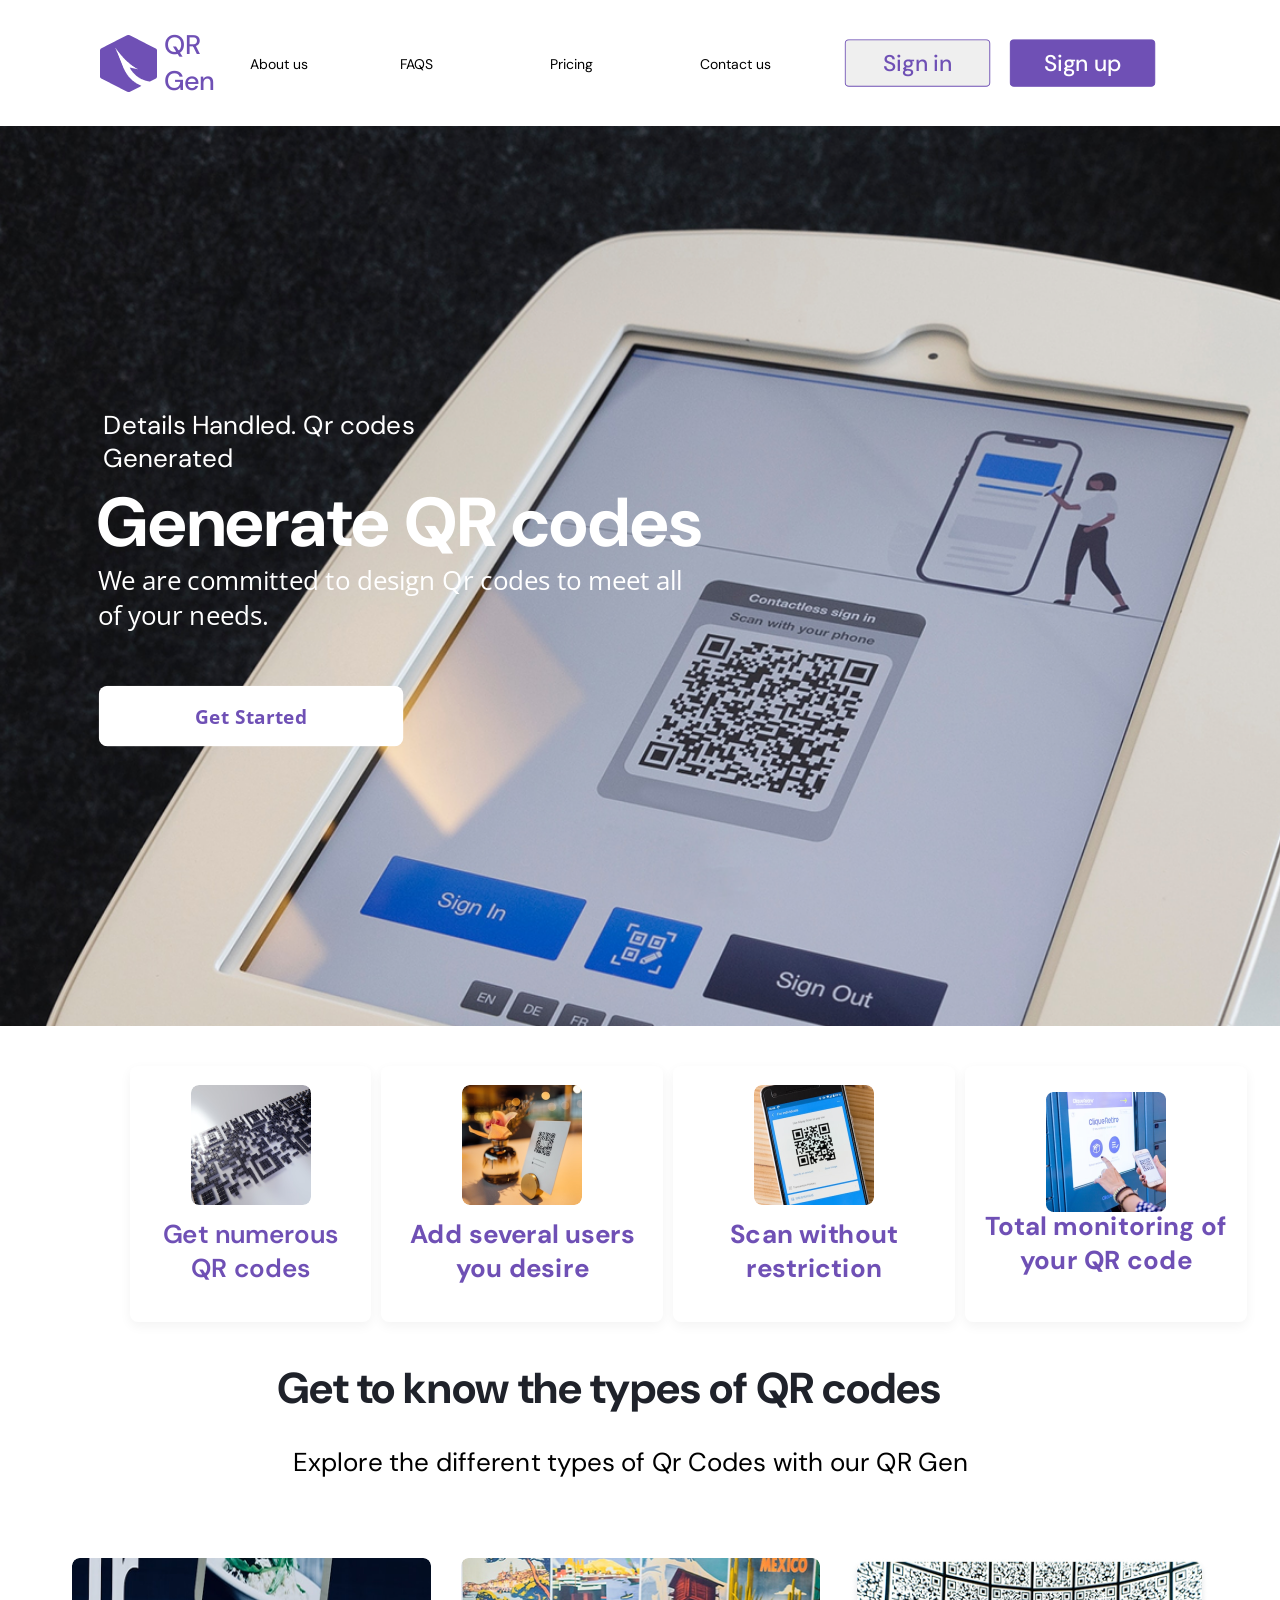
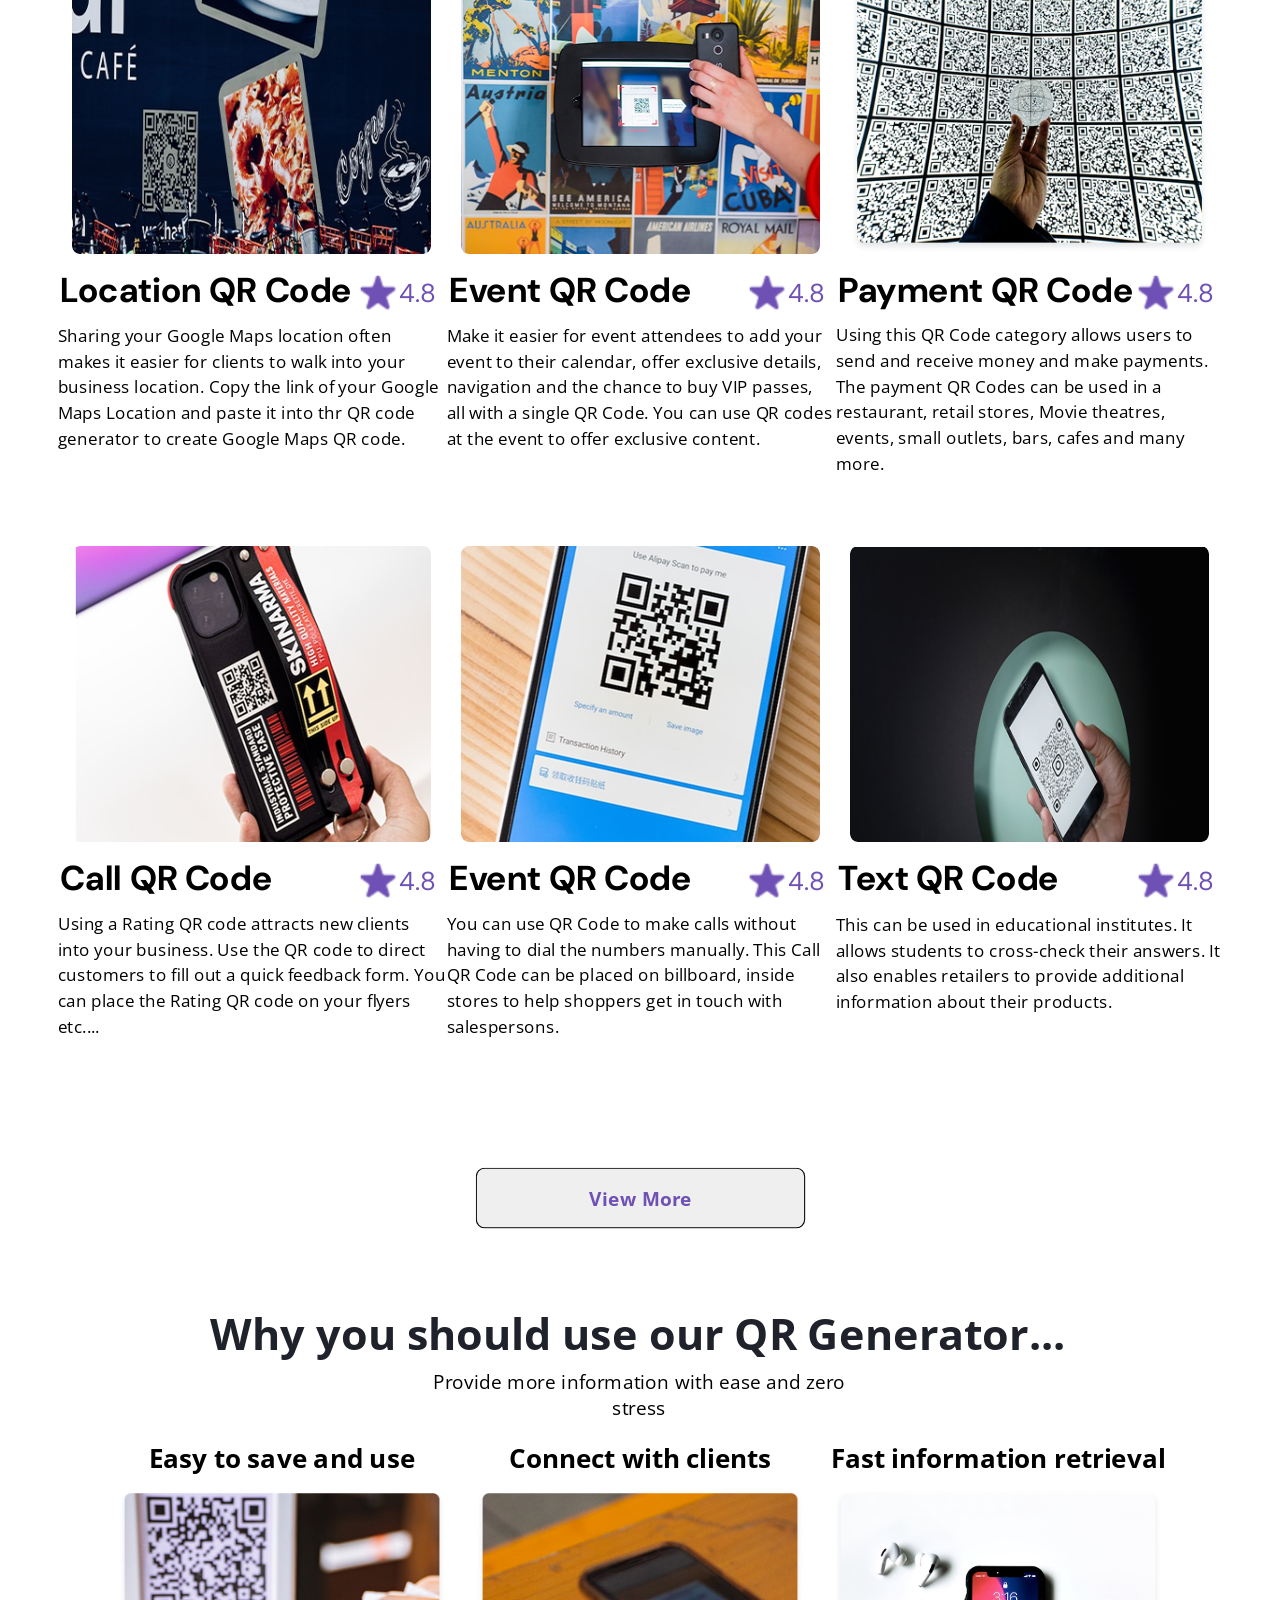
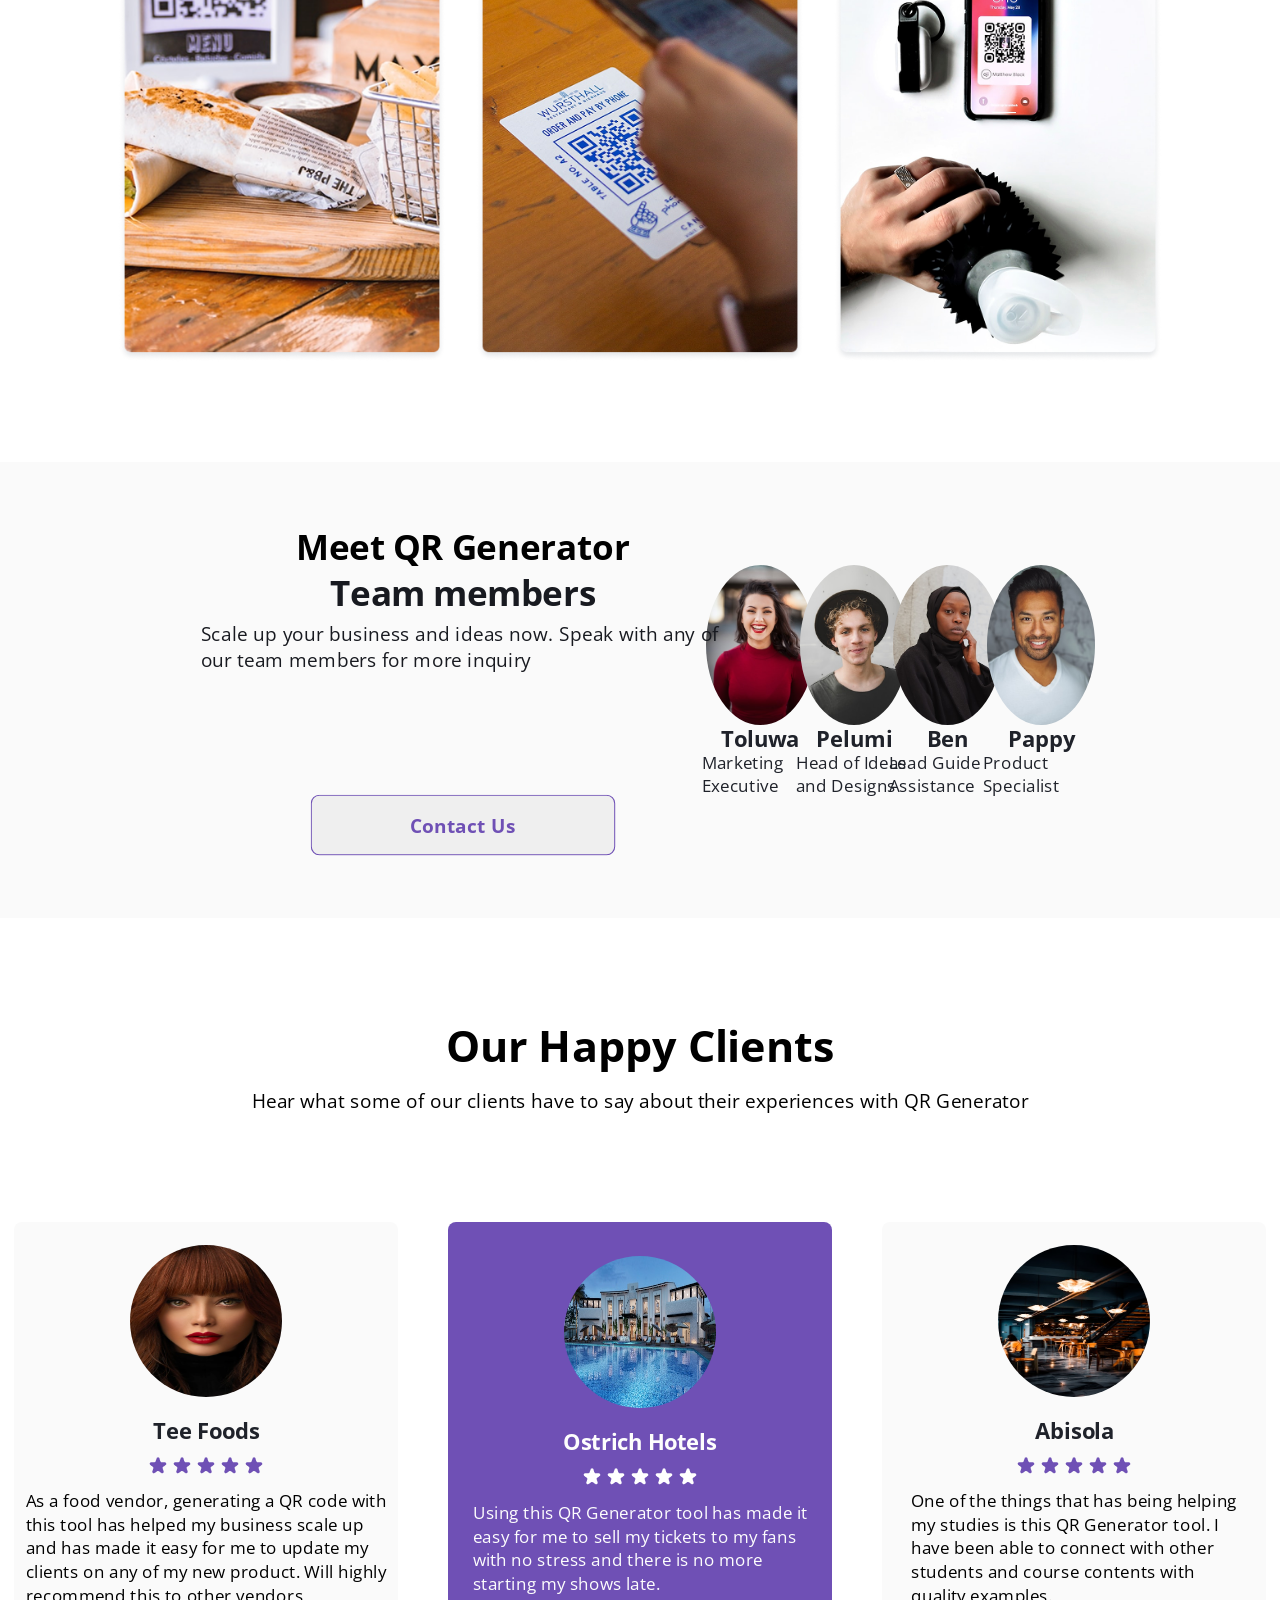
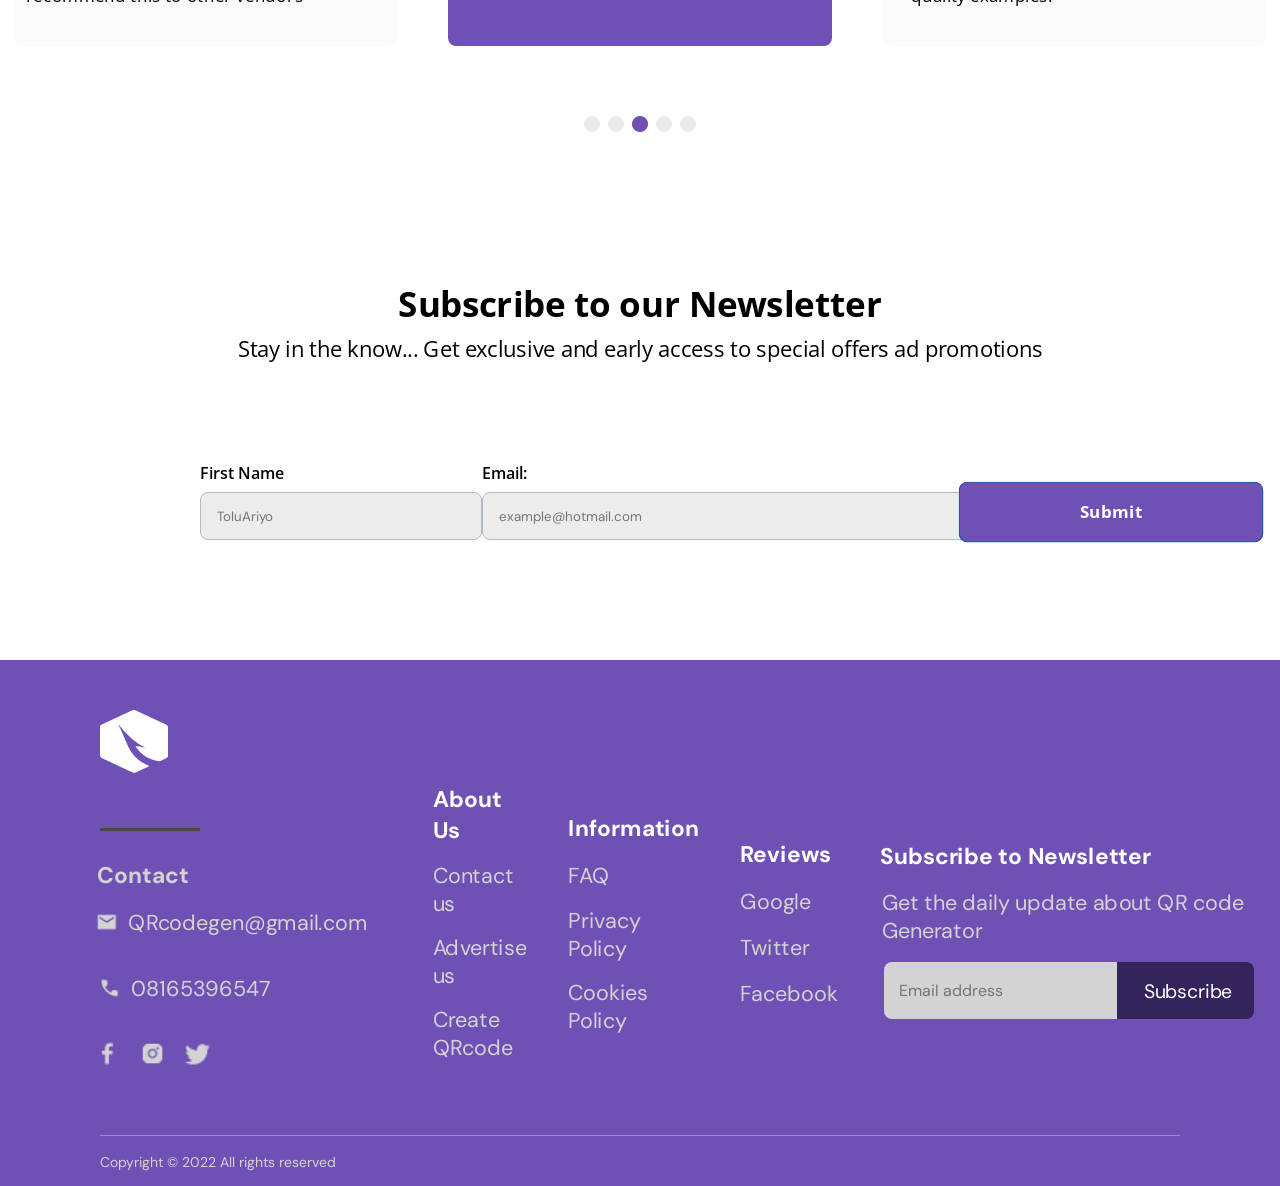
<file: index.html>
<!doctype html>
<html lang="en">
  <head>
    <meta charset="UTF-8" />
    <meta name="viewport" content="width=device-width, initial-scale=1.0" />
    <link rel="stylesheet" href="landing-page.css" />
    <link rel="stylesheet" href="media.css" />

    <title>QR Generate</title>
  </head>
  <body>
    <header>
      <div id="header-section">
        <div id="qr-gen">
          <img
            class="qr-img"
            src="Landing-page-images/The Catch Co svg.png"
            alt="Landing-page-images" />
          <p>QR Gen</p>
        </div>
        <nav>
          <ul>
            <a href=""><li>About us</li></a>
            <a href=""><li>FAQS</li></a>
            <a href=""> <li>Pricing</li></a>
            <a href=""><li>Contact us</li></a>
            <button class="sign-in">Sign in</button>
            <button class="sign-up">Sign up</button>
          </ul>
        </nav>
      </div>
    </header>

    <section class="hero">
      <!-- <div class="body-image"></div> -->
      <div class="tagline">
        <p class="details-handled">Details Handled. Qr codes Generated</p>
        <h1>Generate QR codes</h1>
        <p class="committed">
          We are committed to design Qr codes to meet all of your needs.
        </p>
        <button class="get-started-btn">Get Started</button>
      </div>
    </section>

    <section class="features-container">
      <div class="feature-card">
        <div class="image-wrapper">
          <img
            class="flight"
            src="Landing-page-images/icons8-flight-64 (1) 1.svg"
            alt="" />
          <p class="numerous-code">Get numerous QR codes</p>
        </div>
      </div>

      <div class="feature-card">
        <div class="image-wrapper">
          <img
            class="tourism"
            src="Landing-page-images/icons8-tourism-64 1.png"
            alt="" />
          <p class="several-users">Add several users <br />you desire</p>
        </div>
      </div>
      <div class="feature-card">
        <div class="image-wrapper">
          <img
            class="hotel-building"
            src="Landing-page-images/icons8-hotel-building-96 1.png"
            alt="" />
          <p class="no-restriction">
            Scan without <br />
            restriction
          </p>
        </div>
      </div>

      <div class="feature-card">
        <div class="image-wrapper">
          <img
            class="transportation"
            src="Landing-page-images/icons8-transportation-64 2.png"
            alt="" />
          <p class="total-monitoring">Total monitoring of your QR code</p>
        </div>
      </div>
    </section>

    <section class="explore">
      <div>
        <h2>Get to know the types of QR codes</h2>
        <p>Explore the different types of Qr Codes with our QR Gen</p>
      </div>
    </section>

    <!-- LETTER-SPACING NEEEDED FOR THE PARAGRAPHS IN RECTANGLE-CONTAINER SECTION -->
    <section class="rectangle-container">
      <!-- First -->
      <div class="rectangle-main">
        <img class="layout" src="Landing-page-images/Rectangle 9.png" alt="" />

        <div class="ratings-class">
          <div>
            <h2>Location QR Code</h2>
          </div>

          <div class="ratings">
            <img src="Landing-page-images/Star 1.png" alt="" />
            <span>4.8</span>
          </div>
        </div>

        <p>
          Sharing your Google Maps location often makes it easier for clients to
          walk into your business location. Copy the link of your Google Maps
          Location and paste it into thr QR code generator to create Google Maps
          QR code.
        </p>
      </div>

      <!-- Second -->
      <div class="rectangle-main">
        <img class="layout" src="Landing-page-images/Rectangle 5.png" alt="" />

        <div class="ratings-class">
          <div>
            <h2>Event QR Code</h2>
          </div>

          <div class="ratings">
            <img src="Landing-page-images/Star 1.png" alt="" />
            <span>4.8</span>
          </div>
        </div>

        <p>
          Make it easier for event attendees to add your event to their
          calendar, offer exclusive details, navigation and the chance to buy
          VIP passes, all with a single QR Code. You can use QR codes at the
          event to offer exclusive content.
        </p>
      </div>

      <!-- Third -->
      <div class="rectangle-main">
        <img class="layout" src="Landing-page-images/Rectangle 6.png" alt="" />

        <div class="ratings-class">
          <div>
            <h2>Payment QR Code</h2>
          </div>

          <div class="ratings">
            <img src="Landing-page-images/Star 1.png" alt="" />
            <span>4.8</span>
          </div>
        </div>

        <p>
          Using this QR Code category allows users to send and receive money and
          make payments. The payment QR Codes can be used in a restaurant,
          retail stores, Movie theatres, events, small outlets, bars, cafes and
          many more.
        </p>
      </div>
    </section>

    <section class="rectangle-container">
      <!-- First -->
      <div class="rectangle-main">
        <img
          class="layout"
          src="Landing-page-images/Why section 1.png"
          alt="" />

        <div class="ratings-class">
          <div>
            <h2>Call QR Code</h2>
          </div>

          <div class="ratings">
            <img src="Landing-page-images/Star 1.png" alt="" />
            <span>4.8</span>
          </div>
        </div>

        <p>
          Using a Rating QR code attracts new clients into your business. Use
          the QR code to direct customers to fill out a quick feedback form. You
          can place the Rating QR code on your flyers etc....
        </p>
      </div>

      <!-- Second -->
      <div class="rectangle-main">
        <img class="layout" src="Landing-page-images/Frame 30790.png" alt="" />

        <div class="ratings-class">
          <div>
            <h2>Event QR Code</h2>
          </div>

          <div class="ratings">
            <img src="Landing-page-images/Star 1.png" alt="" />
            <span>4.8</span>
          </div>
        </div>

        <p>
          You can use QR Code to make calls without having to dial the numbers
          manually. This Call QR Code can be placed on billboard, inside stores
          to help shoppers get in touch with salespersons.
        </p>
      </div>

      <!-- Third -->
      <div class="rectangle-main">
        <img class="layout" src="Landing-page-images/Rectangle 7.png" alt="" />

        <div class="ratings-class">
          <div>
            <h2>Text QR Code</h2>
          </div>

          <div class="ratings">
            <img src="Landing-page-images/Star 1.png" alt="" />
            <span>4.8</span>
          </div>
        </div>

        <p>
          This can be used in educational institutes. It allows students to
          cross-check their answers. It also enables retailers to provide
          additional information about their products.
        </p>
      </div>
    </section>

    <section class="btn">
      <button class="view-more-btn">View More</button>
    </section>

    <section class="centered">
      <div class="centered-container">
        <h2>Why you should use our QR Generator...</h2>
        <p>Provide more information with ease and zero stress</p>
      </div>
    </section>

    <section class="easy-fast-connect">
      <div class="efc-container">
        <h2 class="one">Easy to save and use</h2>
        <img src="Landing-page-images/Rectangle A.png" alt="" />
      </div>

      <div class="efc-container">
        <h2 class="three">Connect with clients</h2>
        <img src="Landing-page-images/Rectangle 5 B.png" alt="" />
      </div>

      <div class="efc-container">
        <h2 class="two">Fast information retrieval</h2>
        <img src="Landing-page-images/Rectangle 5 C.png" alt="" />
      </div>
    </section>

    <section class="team-container">
      <div class="scale">
        <h2>Meet QR Generator <span class="team">Team members</span></h2>
        <p>
          Scale up your business and ideas now. Speak with any of <br />
          <span class="our-team">our team members for more inquiry</span>
        </p>

        <button class="contact-us-btn">Contact Us</button>
      </div>

      <div class="team-members">
        <div>
          <img src="Landing-page-images/Toluwa.jpg" alt="" />
          <h3>Toluwa</h3>
          <p>
            Marketing <br />
            Executive
          </p>
        </div>

        <div>
          <img src="Landing-page-images/Pelumi.jpg" alt="" />
          <h3>Pelumi</h3>
          <p>
            Head of Ideas <br />
            and Designs
          </p>
        </div>

        <div>
          <img src="Landing-page-images/Ben.jpg" alt="" />
          <h3>Ben</h3>
          <p>
            Lead Guide <br />
            Assistance
          </p>
        </div>

        <div>
          <img src="Landing-page-images/Pappy.jpg" alt="" />
          <h3>Pappy</h3>
          <p>
            Product <br />
            Specialist
          </p>
        </div>
      </div>
    </section>

    <section class="happy-client">
      <h2>Our Happy Clients</h2>
      <p>
        Hear what some of our clients have to say about their experiences with
        QR Generator
      </p>
    </section>

    <section class="star-ratings">
      <div class="profile">
        <img src="Landing-page-images/Tee-foods.jpg" alt="" />
        <h3>Tee Foods</h3>
        <img class="profile-word" src="Landing-page-images/Stars.png" alt="" />
        <p>
          As a food vendor, generating a QR code with <br />
          this tool has helped my business scale up <br />
          and has made it easy for me to update my <br />
          clients on any of my new product. Will highly <br />
          recommend this to other vendors
        </p>
      </div>

      <div class="profile hotels">
        <img src="Landing-page-images/Ostrich-Hotels.jpg" alt="" />
        <h3>Ostrich Hotels</h3>
        <img
          class="profile-word"
          src="Landing-page-images/White-Star.png"
          alt="" />
        <p>
          Using this QR Generator tool has made it <br />
          easy for me to sell my tickets to my fans <br />
          with no stress and there is no more <br />
          starting my shows late.
        </p>
      </div>

      <div class="profile">
        <img src="Landing-page-images/Abisola.jpg" alt="" />
        <h3>Abisola</h3>
        <img class="profile-word" src="Landing-page-images/Stars.png" alt="" />
        <p>
          One of the things that has being helping <br />
          my studies is this QR Generator tool. I <br />
          have been able to connect with other <br />
          students and course contents with <br />
          quality examples.
        </p>
      </div>
    </section>
    <section class="loading">
      <img src="Landing-page-images/Load.png" alt="" />
    </section>

    <section class="subscribe">
      <div class="subscribe-container">
        <h2>Subscribe to our Newsletter</h2>
        <p>
          Stay in the know... Get exclusive and early access to special offers
          ad promotions
        </p>
      </div>
    </section>

    <section class="form-container">
      <form action="/submit" method="POST">
        <div class="information">
          <label for="name">First Name</label>
          <input type="name" id="name" placeholder="ToluAriyo" />
        </div>

        <div class="information email">
          <label for="email">Email:</label>
          <input
            type="email"
            id="email"
            name="email"
            placeholder="example@hotmail.com" />
        </div>

        <div class="information">
          <button class="info-btn" type="submit">Submit</button>
        </div>
      </form>
    </section>

    <footer>
      <div class="site-footer">
        <div class="left-footer">
          <img class="vector-img" src="Landing-page-images/Vector.png" alt="" />
          <div class="line"></div>
          <h2>Contact</h2>
          <p>
            <img src="Landing-page-images/ic_sharp-email.png" alt="" />
            QRcodegen@gmail.com
          </p>
          <p>
            <img
              src="Landing-page-images/material-symbols_call.png"
              alt="" />08165396547
          </p>
          <div class="images-class">
            <img src="Landing-page-images/uim_facebook-f.png" alt="" />
            <img src="Landing-page-images/ph_instagram-logo-fill.png" alt="" />
            <img src="Landing-page-images/bi_twitter.png" alt="" />
          </div>
          <!-- <p>Copyright &copy; 2022 All rights reserved</p> -->
        </div>

        <div class="line2"></div>

        <div class="right-footer">
          <div>
            <h2>About Us</h2>
            <p>Contact us</p>
            <p>Advertise us</p>
            <p>Create QRcode</p>
          </div>

          <div>
            <h2>Information</h2>
            <p>FAQ</p>
            <p>Privacy Policy</p>
            <p>Cookies Policy</p>
          </div>

          <div>
            <h2>Reviews</h2>
            <p>Google</p>
            <p>Twitter</p>
            <p>Facebook</p>
          </div>

          <div class="letter">
            <h2 class="last">Subscribe to Newsletter</h2>
            <p class="update">Get the daily update about QR code Generator</p>
            <div class="subscribe-box">
              <input type="email" placeholder="Email address" />
              <button>Subscribe</button>
            </div>
          </div>
        </div>
      </div>

      <hr class="footer-divider" />
      <div class="footer-copyright">
        Copyright &copy; 2022 All rights reserved
      </div>
    </footer>
  </body>
</html>
</file>
<file: landing-page.css>
@font-face {
  font-family: DM Sans;
  src: url(fonts/DMSans-VariableFont_opsz\,wght.ttf);
}

@font-face {
  font-family: Open sans;
  src: url(fonts/OpenSans-VariableFont_wdth\,wght.ttf);
}

* {
  margin: 0;
  padding: 0;
  box-sizing: border-box;
  font-family: DM sans;
}

html, body {
  max-width: 100%;
  overflow-x: hidden;
}
#header-section,
#qr-gen,
nav,
ul,
.features-container {
  display: flex;
  align-items: center;
  justify-content: space-between;
}

li {
  width: 100px;
  height: 16px;
  margin-right: 50px;
  font-weight: 400;
  font-size: 0.875rem;
}

header {
  padding: 10px 100px;
}
ul {
  list-style: none;
}
a,
a:hover,
a:active,
a:visited {
  text-decoration: none;
  color: #000;
}
#qr-gen img {
  width: 57px;
  height: 57px;
  margin-right: 10px;
}
#qr-gen p {
  color: #6f50b5;
  font-weight: 500;
  font-size: 1.56rem;
  margin-top: 20px;
}
.sign-in,
.sign-up {
  width: 135px;
  height: 44px;
  border-radius: 4px;
  border-width: none;
  border: 1px solid #6f50b5;
  color: #6f50b5;
  margin-right: 30px;
  font-weight: 500;
  font-size: 1.3125rem;
  transition: all 0.3s ease;
  cursor: pointer;
}
.sign-in:hover {
  color: #fff;
  background-color: #261943;
  transform: scale(1.1);
}
.sign-up {
  background-color: #6f50b5;
  color: #fff;
}
.sign-up:hover {
  background-color: #fff;
  color: #6f50b5;
  transform: scale(1.1);
}
.hero {
  height: 100vh;
  width: 100%;
  background-image: url(Landing-page-images/Rectangle\ 3.png);
  background-size: cover;
  background-position: 90% center;
  background-repeat: no-repeat;
  display: flex;
  align-items: center;
}

.tagline {
  margin-left: 120px;
}

.details-handled {
  width: 413px;
  height: 32px;
  font-weight: 400;
  font-size: 1.5rem;
  color: #ffffff;
  margin-bottom: 40px;
}
.tagline h1 {
  width: 603px;
  height: 83px;
  font-weight: 700;
  font-size: 4rem;
  color: #ffffff;
  margin-bottom: 30px;
}
.tagline h1 {
  margin: 0;
}
.committed {
  width: 561px;
  height: 64px;
  font-size: 1.5rem;
  font-weight: 400;
  font-family: Open sans;
  color: #ffffff;
  margin-bottom: 60px;
  text-align: start;
}

.get-started-btn {
  width: 282px;
  height: 56px;
  border-radius: 8px;
  padding: 12px 8px;
  background-color: #fff;
  border: none;
  color: #6f50b5;
  font-size: 1.125rem;
  font-family: Open sans;
  font-weight: 700;
  margin-left: -10px;
}
.features-container {
  padding: 40px 130px;
  background-color: #fff;
  gap: 10px;
}
.feature-card {
  background: #ffffff;
  border-radius: 8px;
  box-shadow: 0 4px 12px rgba(0, 0, 0, 0.05);
  display: flex;
  flex-direction: column;
  align-items: center;
  justify-content: center;
  width: 282px;
  height: 256px;
  padding: 20px;
  text-align: center;

  transition:
    transform 0.35s cubic-bezier(0.25, 1, 0.5, 1),
    box-shadow 0.35s cubic-bezier(0.25, 1, 0.5, 1);

  cursor: pointer;
}
.feature-card:hover {
  transform: translateY(-8px) scale(1.03);
  box-shadow: 0 15px 30px rgba(111, 80, 181, 0.15);
}

.feature-card:hover img {
  transform: scale(1.05);
}
.image-wrapper {
  display: flex;
  align-items: center;
  flex-direction: column;
}
.flight,
.tourism,
.hotel-building,
.transporation {
  width: 120px;
  height: 120px;
  border-radius: 8px;
  margin-bottom: 15px;

  transition: transform 0.4s ease;
}

.features-container p {
  text-align: center;
}
.numerous-code {
  width: 201px;
  height: 64px;
  /* font-family: Open sans; */
  font-weight: 600;
  font-size: 1.5rem;
  color: #6f50b5;
}
.several-users {
  width: 253px;
  height: 64px;
  font-weight: 700;
  font-size: 1.5rem;
  color: #6f50b5;
}
.no-restriction {
  width: 262px;
  height: 64px;
  font-size: 1.5rem;
  font-weight: 700;
  color: #6f50b5;
}
.total-monitoring {
  width: 256px;
  height: 64px;
  font-size: 1.5rem;
  font-weight: 700;
  color: #6f50b5;
}
.explore {
  display: flex;
  justify-content: center;
  align-items: center;
  margin-bottom: 40px;
}

.explore h2 {
  width: 673px;
  height: 64px;
  font-weight: 700;
  font-size: 2.5rem;
  color: #1f222a;
  margin-bottom: 20px;
}
.explore p {
  width: 650px;
  height: 32px;
  font-weight: 400;
  font-size: 1.5rem;
  color: #000000;
  margin-left: 15px;
}
.explore-section {
  padding: 40px 20px;
  background-color: #ffffff;
}
.explore-section {
  padding: 20px 100px;
  background-color: #fff;
}
.rectangle-container {
  display: grid;
  grid-template-columns: repeat(3, 1fr);
  padding: 20px 200px;
  justify-content: center;
  align-items: start;
  margin-bottom: 15px;
  width: 100%;
  gap: 30px;
}

.ratings-class {
  display: flex;
  justify-content: space-between;
  align-items: center;
  padding-right: 30px;
}
.ratings {
  display: flex;
  align-items: center;
  gap: 5px;
}

.layout {
  width: 100%;
  height: 296px;
  border-radius: 8px;
  margin-bottom: 15px;
}

span {
  color: #6f50b5;
  width: 34px;
  height: 32px;
  font-weight: 400;
  font-size: 1.5rem;
}
.rectangle-main p {
  /* width: 100%;
  height: 120px; */
  font-family: Open sans;
  font-weight: 400;
  font-size: 1rem;
  text-align: start;
  margin-top: 10px;
  line-height: 1.5;
}
.ratings img {
  width: 40px;
  height: 32px;
}
.ratings-class h2 {
  width: 290px;
  height: 48px;
  font-weight: 700;
  font-size: 2rem;
}
.btn {
  display: flex;
  justify-content: center;
  align-items: center;
}
.view-more-btn {
  width: 305px;
  height: 56px;
  border-radius: 8px;
  padding: 12px 8px;
  border-width: none;
  border: 1px solid #000000;
  margin-top: 80px;
  margin-bottom: 80px;
  color: #6f50b5;
  font-family: Open sans;
  font-weight: 700;
  font-size: 1.125rem;
  cursor: pointer;
}
.view-more-btn:hover,
.get-started-btn:hover,
.contact-us-btn:hover {
  background-color: #4f46e5;
  color: #fff;
}
.centered {
  display: flex;
  justify-content: center;
  align-items: center;
}
.centered-container h2 {
  width: 796px;
  height: 64px;
  font-weight: 700;
  font-family: Open sans;
  font-size: 2.5rem;
  color: #1f222a;
}
.centered-container p {
  margin-left: 180px;
  text-align: center;
  width: 434px;
  height: 32px;
  font-family: Open sans;
  font-size: 1.125rem;
  font-weight: 400;
  margin-bottom: 20px;
}
.easy-fast-connect {
  display: flex;
  align-items: center;
  justify-content: center;
  padding: 20px 150px;
  gap: 30px;
}

.efc-container h2 {
  text-align: center;
  width: 328px;
  height: 48px;
  font-weight: 700;
  font-size: 1.5rem;
  font-family: Open sans;
}

.efc-container img {
  width: 100%;
  height: 100%;
  margin-bottom: 80px;
}
.team-container {
  display: flex;
  justify-content: space-between;
  align-items: center;
  padding: 20px 200px;
  background-color: #fafafa;
  margin-bottom: 100px;

  width: 100%;
  height: 456px;
}
.team-members h3,
p {
  text-align: center;
}
.team-members h3 {
  color: #1f222a;
  font-family: Open sans;
  font-weight: 700;
  font-size: 1.25rem;
}
.team-members p {
  color: #1f222a;
  font-weight: 400;
  font-size: 1rem;
  font-family: Open sans;
}
.team-members {
  display: grid;
  grid-template-columns: repeat(4, 1fr);
  /* display: flex;
  align-items: center; */
}
.team-members img {
  width: 160px;
  height: 160px;
  border-radius: 50%;
  object-fit: cover;

  transition: transform 0.4s ease-out;
}
.team-members:hover img,
p,
h3,
h2,
h1,
button,
span,
.ratings img {
  animation: playfulWiggle 0.6s ease-in-out forwards;
}
@keyframes playfulWiggle {
  0% {
    transform: scale(1) rotate(0deg);
  }
  30% {
    transform: scale(1.08) rotate(-3deg);
  }
  60% {
    transform: scale(1.08) rotate(3deg);
  }
  100% {
    transform: scale(1.08) rotate(0deg);
  }
}
.team-members div {
  margin-right: -15px;
}
.scale {
  padding-left: 100px;
}
.scale h2,
.team {
  width: 384px;
  height: 96px;
  font-family: Open sans;
  font-weight: 700;
  font-size: 2rem;
  color: #000;
}
.team {
  margin-right: 30px;
}
.scale .team {
  margin-left: 30px;
  color: #181a20;
}
.scale p .our-team {
  color: #181a20;
  width: 486px;
  height: 64px;
  font-family: Open sans;
  font-size: 1.125rem;
  color: #181a20;
}
.scale p {
  width: 486px;
  height: 64px;
  font-family: Open sans;
  font-size: 1.125rem;
  color: #181a20;
}
.scale {
  display: flex;
  align-items: center;
  flex-direction: column;
  text-align: center;
  margin-left: -80px;
}
.contact-us-btn {
  width: 282px;
  height: 56px;
  border-radius: 8px;
  border: 0.5px solid #6f50b5;
  font-family: Open sans;
  font-weight: 700;
  font-size: 1.125rem;
  color: #6f50b5;
  margin-top: 90px;
}
.happy-client {
  text-align: center;
  margin-bottom: 90px;
}
.happy-client h2 {
  font-family: Open sans;
  font-weight: 700;
  font-size: 2.5rem;
  margin-bottom: 15px;
}
.happy-client p {
  text-align: center;
  font-family: Open sans;
  font-weight: 400;
  font-size: 1.125rem;
}
.star-ratings {
  display: grid;
  grid-template-columns: repeat(3, 384px);
  justify-content: center;
  gap: 50px;
  padding: 20px 150px;
}

.profile {
  display: flex;
  flex-direction: column;
  align-items: center;
  justify-content: center;
  background-color: #fafafa;
  width: 384px;
  height: 424px;
  border-radius: 8px;
  cursor: pointer;
}
.profile:hover,
.hotel,
.efc-container img:hover,
/* .team-members img:hover, */
.layout:hover {
  animation: profile-image 1s ease-in-out;
}
.hotels {
  background-color: #6f50b5;
}
.hotels p {
  color: #fdfdfd;
  font-family: Open sans;
  font-size: 1rem;
}
.hotels h3 {
  font-size: 1.25rem;
  color: #FDFDFD !important;
}
.profile h3 {
  font-weight: 700;
  font-size: 1.25rem;
  font-family: Open sans;
  margin-bottom: 10px;
  color: #1F222A;
}

.profile img:first-child {
  width: 152px;
  height: 152px;
  border-radius: 50%;
  margin-bottom: 20px;
}

@keyframes profile-image {
  0% {
    transform: scale(1);
  }
  50% {
    transform: scale(1.1);
  }
  100% {
    transform: scale(1);
  }
}
.profile-word {
  margin-bottom: 15px;
}
.profile p {
  font-family: Open sans;
  font-weight: 400;
  font-size: 1rem;
}
.loading {
  display: flex;
  align-items: center;
  justify-content: center;
  margin-top: 50px;
  margin-bottom: 150px;
}
.subscribe-container {
  text-align: center;
}
.subscribe-container h2 {
  font-weight: 700;
  font-family: Open sans;
  font-size: 2rem;
  margin-bottom: 10px;
}
.subscribe-container p {
  text-align: center;
  font-family: Open sans;
  font-weight: 400;
  font-size: 1.25rem;
  margin-bottom: 80px;
}
.form-container form {
  display: flex;
  align-items: flex-end;
  justify-content: space-between;
  padding: 20px 200px;
  margin-bottom: 100px;
}

.information {
  display: flex;
  align-items: flex-start;
  flex-direction: column;
}
.information input {
  width: 282px;
  height: 48px;
  background-color: #d9d9d980;
  border-radius: 8px;
  padding: 12px 16px;
  border: 0.5px solid #b4b8c0;
}
.email input {
  width: 488px;
  height: 48px;
}
.information label {
  font-family: Open sans;
  font-weight: 600;
  font-size: 1rem;
}
label {
  display: block;
  text-align: start;
  width: 100%;
  margin-bottom: 8px;
}
.information button {
  width: 282px;
  height: 56px;
  padding: 12px 8px;
  border-radius: 8px;
  border-width: none;
  background-color: #6f50b5;
  border: 0.5px solid #174aad;
  font-family: Open sans;
  font-size: 1rem;
  font-weight: 700;
  color: #ffffff;
}
.information button:hover {
  background-color: #270674;
  color: #bdbaba;
}
.site-footer {
  display: flex;
  justify-content: space-between;
  align-items: center;
  width: 100%;
  height: 456px;
  background-color: #6f50b5;
  padding: 20px 100px;
}
.line {
  width: 100px;
  height: 3px;
  background-color: #4a4a4a;
}
.line2 {
  margin-top: 20px;
  margin-left: 60px;
  width: 3px;
  height: 100px;
  background-color: #4a4a4a;
}
/* .line3 {
  width: 80%;
  height: 3px;
   background-color: #4a4a4a;
} */
.left-footer {
  display: flex;
  flex-direction: column;
  justify-content: center;
  align-items: flex-start;
  gap: 20px;
}
.images-class {
  display: flex;
  margin-left: -10px;
  gap: 15px;
}

.left-footer p {
  display: flex;
  gap: 10px;
}
.vector-img {
  width: 68px;
  height: 62.77px;
  /* margin-top: -px; */
  margin-bottom: 35px;
}
.left-footer h2 {
  font-weight: 700;
  font-size: 1.3125rem;
  color: #d3d3d3;
  margin-top: 10px;
}
.left-footer p {
  font-weight: 400;
  font-size: 1.25rem;
  color: #d3d3d3;
}
.left-footer p img {
  margin-left: 5px;
  width: 20px;
  object-fit: contain;
}
.images-class img {
  margin-left: 5px;
  width: 25px;
  height: 25px;
}

.subscribe-box {
  display: flex;
  width: 370px;
  border-radius: 8px;
  overflow: hidden;
}

.subscribe-box input {
  flex: 1;
  border: none;
  padding: 18px 15px;
  font-size: 16px;
  background: #d3d3d3;
  outline: none;
}

.subscribe-box button {
  border: none;
  padding: 0 25px;
  background: #33245c;
  color: white;
  font-size: 18px;
  cursor: pointer;
}

.last {
  margin-top: -5px;
  margin-left: 10px;
}
.right-footer {
  margin-left: 40px;
  margin-top: 90px;
  display: flex;
  justify-content: space-between;
  align-items: center;
  gap: 50px;
}

.right-footer div h2,
p {
  text-align: start;
  margin-bottom: 20px;
}
.right-footer h2 {
  font-weight: 700;
  font-size: 1.3125rem;
  color: #fff;
}
.right-footer p {
  font-weight: 400;
  font-size: 1.25rem;
  color: #d3d3d3;
}

.update {
  width: 350px;
  margin-left: 12px;
}
footer {
  position: relative;
  padding-bottom: 60px;
}

.site-footer {
  position: relative;
}

footer {
  background-color: #6f50b5;
  position: relative;
  padding-bottom: 70px;
}

.footer-divider {
  position: absolute;
  bottom: 50px;
  left: 100px;
  right: 100px;
  border: none;
  border-top: 1px solid #9d88cc;
  width: calc(100% - 200px);
}

.footer-copyright {
  position: absolute;
  bottom: 15px;
  left: 100px;
  color: #d3d3d3;
  font-weight: 400;
  font-size: 0.875rem;
}
</file>
<file: media.css>
/* =========================
   GLOBAL SAFETY FIX (IMPORTANT)
========================= */
html,
body {
  max-width: 100%;
  overflow-x: hidden;
}

* {
  box-sizing: border-box;
}

img {
  max-width: 100%;
  height: auto;
  display: block;
}

/* =========================
   TABLET (1024px and below)
========================= */
@media (max-width: 1024px) {
  header {
    padding: 10px 40px;
  }

  #header-section {
    flex-direction: column;
    gap: 20px;
  }

  nav ul {
    flex-wrap: wrap;
    justify-content: center;
  }

  li {
    margin-right: 20px;
  }

  .hero {
    background-position: center;
    padding: 60px 20px;
  }

  .tagline {
    margin-left: 40px;
  }

  .features-container {
    flex-wrap: wrap;
    justify-content: center;
    gap: 20px;
    padding: 40px 60px;
  }

  .rectangle-container {
    grid-template-columns: repeat(2, 1fr);
    padding: 20px 60px;
    gap: 20px;
  }

  .star-ratings {
    grid-template-columns: repeat(2, 1fr);
    padding: 20px 60px;
  }

  .team-container {
    flex-direction: column;
    height: auto;
    padding: 40px 60px;
    gap: 40px;
  }

  .team-members {
    grid-template-columns: repeat(2, 1fr);
    gap: 20px;
  }

  .easy-fast-connect {
    flex-wrap: wrap;
    padding: 20px 60px;
  }

  .form-container form {
    width: 100%;
    flex-direction: column;
    align-items: stretch;
    gap: 20px;
    padding: 20px 60px;
  }
  input {
    width: 100% !important;
    max-width: 100% !important;
    min-width: 100% !important;
    box-sizing: border-box !important;
  }

  .site-footer {
    flex-direction: column;
    height: auto;
    gap: 40px;
    padding: 40px 60px;
  }

  .right-footer {
    flex-wrap: wrap;
    margin-left: 0;
    justify-content: center;
  }
}

/* =========================
   MOBILE (768px and below)
========================= */
@media (max-width: 768px) {
  header {
    padding: 10px 20px;
  }

  #header-section {
    margin-left: 20px;
    flex-direction: column;
    gap: 20px;
  }
  .qr-img {
    margin-left: -35px;
  }

  nav ul {
    flex-direction: column;
    align-items: center;
    gap: 10px;
  }

  li {
    width: auto;
    margin-right: 0;
    margin-left: -25px;
  }

  .hero {
    display: flex;
    height: auto;
    padding: 80px 50px;
    text-align: center;
    background-size: cover;
    background-position: center;
  }
  .hero p,
  h1 {
    text-align: start;
  }

  .tagline {
    margin-left: 0;
  }

  .tagline h1 {
    font-size: 2.2rem;
    width: 100%;
    height: auto;
  }

  .details-handled,
  .committed {
    width: 100%;
  }

  .features-container {
    flex-direction: column;
    padding: 20px;
  }

  .feature-card {
    width: 100%;
  }

  .rectangle-container {
    grid-template-columns: 1fr;
    padding: 20px;
  }

  .star-ratings {
    grid-template-columns: 1fr;
    padding: 20px;
  }

  .profile {
    width: 100%;
  }

  .team-members {
    grid-template-columns: 1fr;
  }

  .centered-container p {
    margin-left: 0;
    width: 100%;
  }

  .easy-fast-connect {
    flex-direction: column;
    padding: 20px;
  }

  .form-container form {
    padding: 20px;
  }

  .information input,
  .email input {
    width: 100%;
  }
  .information button {
    width: 100%;
    box-sizing: border-box;
    margin-top: 30px;
  }

  .subscribe-box {
    flex-direction: column;
    gap: 15px;
    border-radius: 0;
    overflow: visible;
    box-sizing: border-box;
    padding: 0 30px;
  }

  .subscribe-box input {
    width: 100% !important;
    box-sizing: border-box;
    border-radius: 8px;
  }

  .subscribe-box button {
    width: 100% !important;
    box-sizing: border-box;
    padding: 18px 25px;
    border-radius: 8px;
  }
  .letter h2 {
    text-align: start;
    margin-left: 40px;
  }
  .letter p {
    text-align: start;
    margin-left: 40px;
    width: 300px;
  }
  .site-footer {
    padding: 40px 20px;
  }

  .get-started-btn,
  .view-more-btn,
  .contact-us-btn {
    width: 50%;
  }
  .get-started-btn {
    margin-left: -145px;
  }
  .explore h2 {
    text-align: center;
    font-size: 1.25rem;
    margin-bottom: -20px;
    margin-top: 30px;
  }
  .explore p {
    text-align: center;
    font-size: 0.75rem;
    margin-bottom: -50px;
  }

  .ratings-class h2 {
    margin-left: 15px;
  }
  .ratings {
    margin-top: -35px;
  }
  .ratings span {
    font-size: 1rem;
    margin-bottom: -15px;
  }
  .ratings img {
    width: 16px;
    height: 16px;
  }
  .rectangle-container p {
    padding: 0 20px;
    font-size: 0.9rem;
  }
  .centered-container h2 {
    text-align: center;
    font-size: 1.25rem;
    width: 300px;
  }
  .scale h2,
  .team,
  .happy-client h2,
  .subscribe-container h2 {
    text-align: center;
    font-size: 1.25rem;
  }

  .team {
    display: block;
    margin-left: -3px !important;
  }
  .centered-container p,
  .scale p,
  .happy-client p,
  .subscribe-container p {
    text-align: center;
    font-size: 0.75rem;
  }
  .subscribe-container p {
    width: 300px;
    margin-left: 40px;
  }

  .happy-client p {
    width: 300px;
    margin-left: 50px;
  }
  .our-team {
    text-align: center !important;
    font-size: 0.75rem !important;
    color: #181a20 !important;
  }
  .scale p {
    margin-top: -35px;
    margin-bottom: -50px;
  }
  .team-members p {
    text-align: center;
  }
  .team-members img {
    margin-bottom: 15px;
  }
  .footer-copyright {
    margin-left: -30px;
  }
hr {
  display: none;
}
  .line2 {
    display: none;
  }
}
/* =========================
   SMALL MOBILE (480px and below)
========================= */
@media (max-width: 480px) {
  .tagline h1 {
    font-size: 1.8rem;
  }

  .details-handled {
    font-size: 1.1rem;
  }

  .committed {
    font-size: 1rem;
  }

  .get-started-btn,
  .view-more-btn,
  .contact-us-btn {
    width: 50%;
  }

  .team-members img {
    width: 120px;
    height: 120px;
  }

  .profile {
    padding: 20px;
    height: auto;
  }

  .rectangle-main h2 {
    font-size: 1.2rem;
  }
}
</file>
